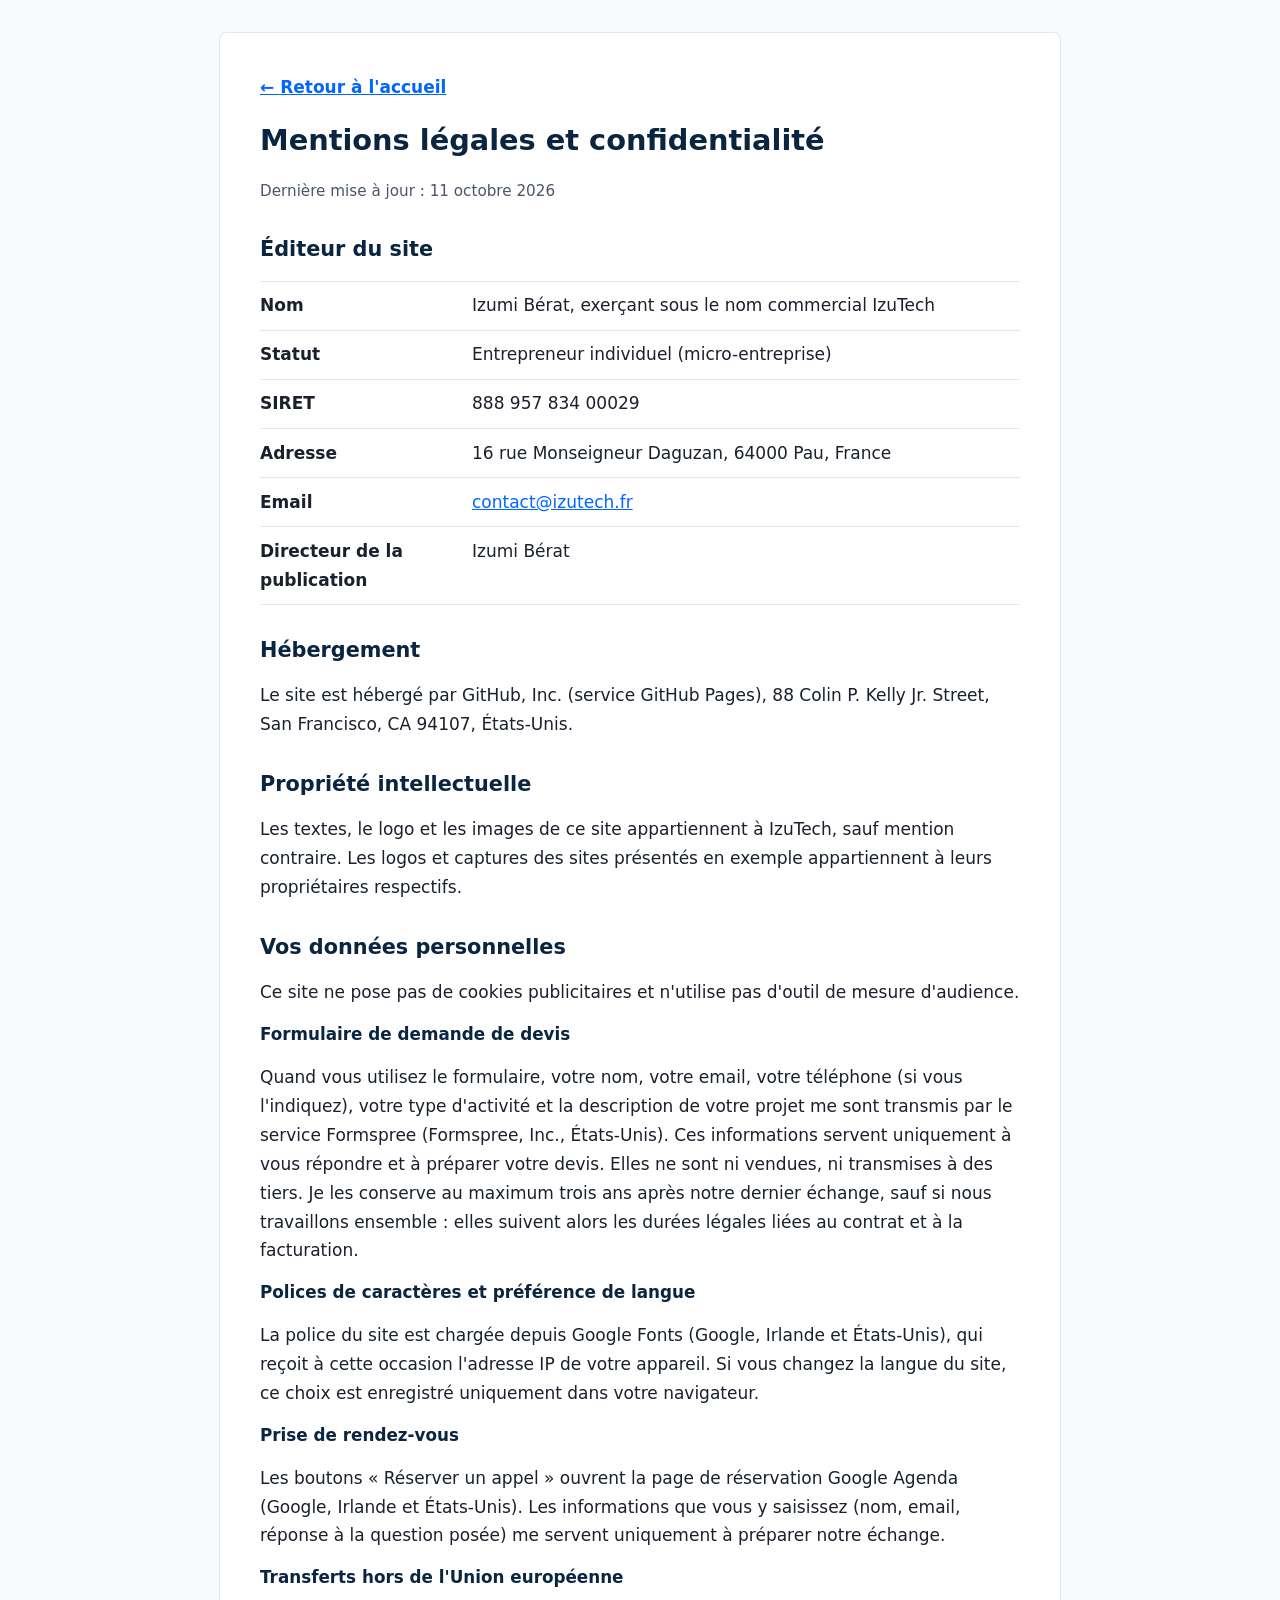
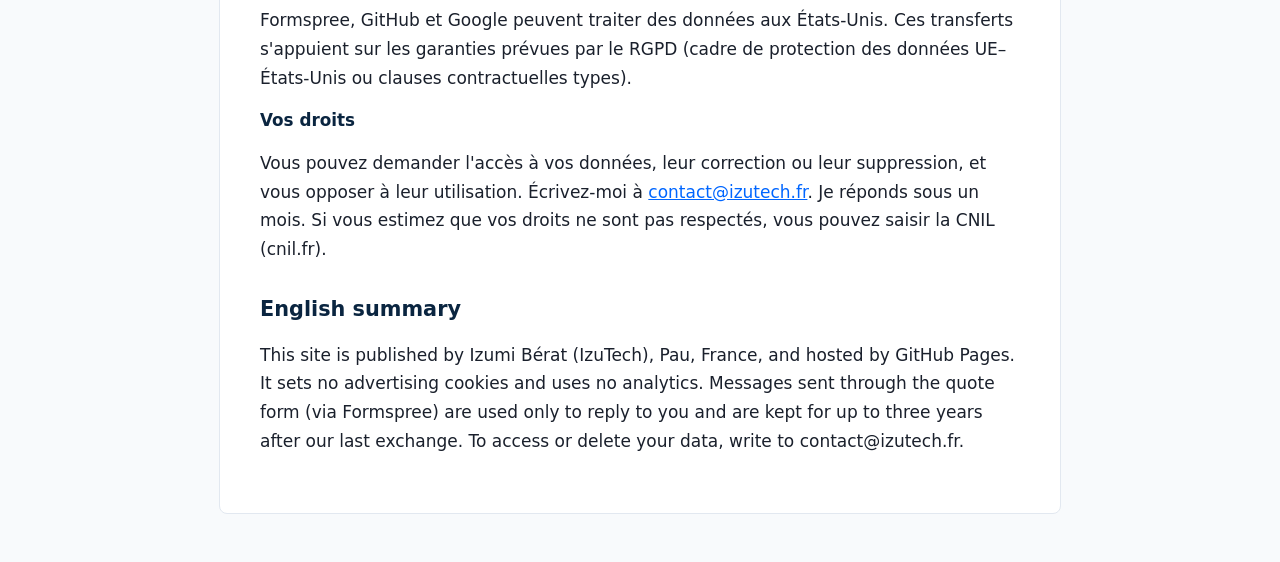
<file: mentions-legales.html>
<!DOCTYPE html>
<html lang="fr">
<head>
<meta charset="UTF-8">
<meta name="viewport" content="width=device-width, initial-scale=1.0">
<title>Mentions légales | IzuTech Sites web</title>
<meta name="description" content="Mentions légales et politique de confidentialité du site web.izutech.fr.">
<link rel="canonical" href="https://web.izutech.fr/mentions-legales.html">
<link rel="icon" href="photo/IzuTech-logo.ico">
<style>
  :root { --primary: #0A2540; --accent: #0066FF; --text: #1a202c; --muted: #4a5568; --line: #e2e8f0; --bg: #f8fafc; }
  body { font-family: "Inter", "Segoe UI", system-ui, -apple-system, sans-serif; font-size: 17px; line-height: 1.7; color: var(--text); background: var(--bg); margin: 0; padding: 0 16px; }
  main { max-width: 760px; margin: 2rem auto 3rem; background: #fff; border: 1px solid var(--line); border-radius: 8px; padding: clamp(1.25rem, 4vw, 2.5rem); }
  h1, h2, h3 { line-height: 1.3; color: var(--primary); }
  h1 { font-size: 1.8rem; margin-top: 0; }
  h2 { font-size: 1.3rem; margin-top: 2rem; }
  h3 { font-size: 1.05rem; margin-bottom: 0.25rem; }
  a { color: var(--accent); }
  .back { display: inline-block; margin-bottom: 1.25rem; font-weight: 600; }
  dl { margin: 0; border-top: 1px solid var(--line); }
  dl > div { display: grid; grid-template-columns: minmax(0, 12rem) minmax(0, 1fr); gap: 0.25rem 1.25rem; padding: 0.6rem 0; border-bottom: 1px solid var(--line); }
  dt { font-weight: 700; }
  dd { margin: 0; }
  .updated { color: var(--muted); font-size: 0.95rem; }
  @media (max-width: 560px) { dl > div { grid-template-columns: 1fr; } }
</style>
</head>
<body>
<main>
  <a class="back" href="./">← Retour à l'accueil</a>
  <h1>Mentions légales et confidentialité</h1>
  <p class="updated">Dernière mise à jour : 11 octobre 2026</p>

  <h2>Éditeur du site</h2>
  <dl>
    <div><dt>Nom</dt><dd>Izumi Bérat, exerçant sous le nom commercial IzuTech</dd></div>
    <div><dt>Statut</dt><dd>Entrepreneur individuel (micro-entreprise)</dd></div>
    <div><dt>SIRET</dt><dd>888 957 834 00029</dd></div>
    <div><dt>Adresse</dt><dd>16 rue Monseigneur Daguzan, 64000 Pau, France</dd></div>
    <div><dt>Email</dt><dd><a href="mailto:contact@izutech.fr">contact@izutech.fr</a></dd></div>
    <div><dt>Directeur de la publication</dt><dd>Izumi Bérat</dd></div>
  </dl>

  <h2>Hébergement</h2>
  <p>Le site est hébergé par GitHub, Inc. (service GitHub Pages), 88 Colin P. Kelly Jr. Street, San Francisco, CA 94107, États-Unis.</p>

  <h2>Propriété intellectuelle</h2>
  <p>Les textes, le logo et les images de ce site appartiennent à IzuTech, sauf mention contraire. Les logos et captures des sites présentés en exemple appartiennent à leurs propriétaires respectifs.</p>

  <h2>Vos données personnelles</h2>
  <p>Ce site ne pose pas de cookies publicitaires et n'utilise pas d'outil de mesure d'audience.</p>

  <h3>Formulaire de demande de devis</h3>
  <p>Quand vous utilisez le formulaire, votre nom, votre email, votre téléphone (si vous l'indiquez), votre type d'activité et la description de votre projet me sont transmis par le service Formspree (Formspree, Inc., États-Unis). Ces informations servent uniquement à vous répondre et à préparer votre devis. Elles ne sont ni vendues, ni transmises à des tiers. Je les conserve au maximum trois ans après notre dernier échange, sauf si nous travaillons ensemble : elles suivent alors les durées légales liées au contrat et à la facturation.</p>

  <h3>Polices de caractères et préférence de langue</h3>
  <p>La police du site est chargée depuis Google Fonts (Google, Irlande et États-Unis), qui reçoit à cette occasion l'adresse IP de votre appareil. Si vous changez la langue du site, ce choix est enregistré uniquement dans votre navigateur.</p>

  <h3>Prise de rendez-vous</h3>
  <p>Les boutons « Réserver un appel » ouvrent la page de réservation Google Agenda (Google, Irlande et États-Unis). Les informations que vous y saisissez (nom, email, réponse à la question posée) me servent uniquement à préparer notre échange.</p>

  <h3>Transferts hors de l'Union européenne</h3>
  <p>Formspree, GitHub et Google peuvent traiter des données aux États-Unis. Ces transferts s'appuient sur les garanties prévues par le RGPD (cadre de protection des données UE–États-Unis ou clauses contractuelles types).</p>

  <h3>Vos droits</h3>
  <p>Vous pouvez demander l'accès à vos données, leur correction ou leur suppression, et vous opposer à leur utilisation. Écrivez-moi à <a href="mailto:contact@izutech.fr">contact@izutech.fr</a>. Je réponds sous un mois. Si vous estimez que vos droits ne sont pas respectés, vous pouvez saisir la CNIL (cnil.fr).</p>

  <h2>English summary</h2>
  <p>This site is published by Izumi Bérat (IzuTech), Pau, France, and hosted by GitHub Pages. It sets no advertising cookies and uses no analytics. Messages sent through the quote form (via Formspree) are used only to reply to you and are kept for up to three years after our last exchange. To access or delete your data, write to contact@izutech.fr.</p>
</main>
</body>
</html>
</file>
